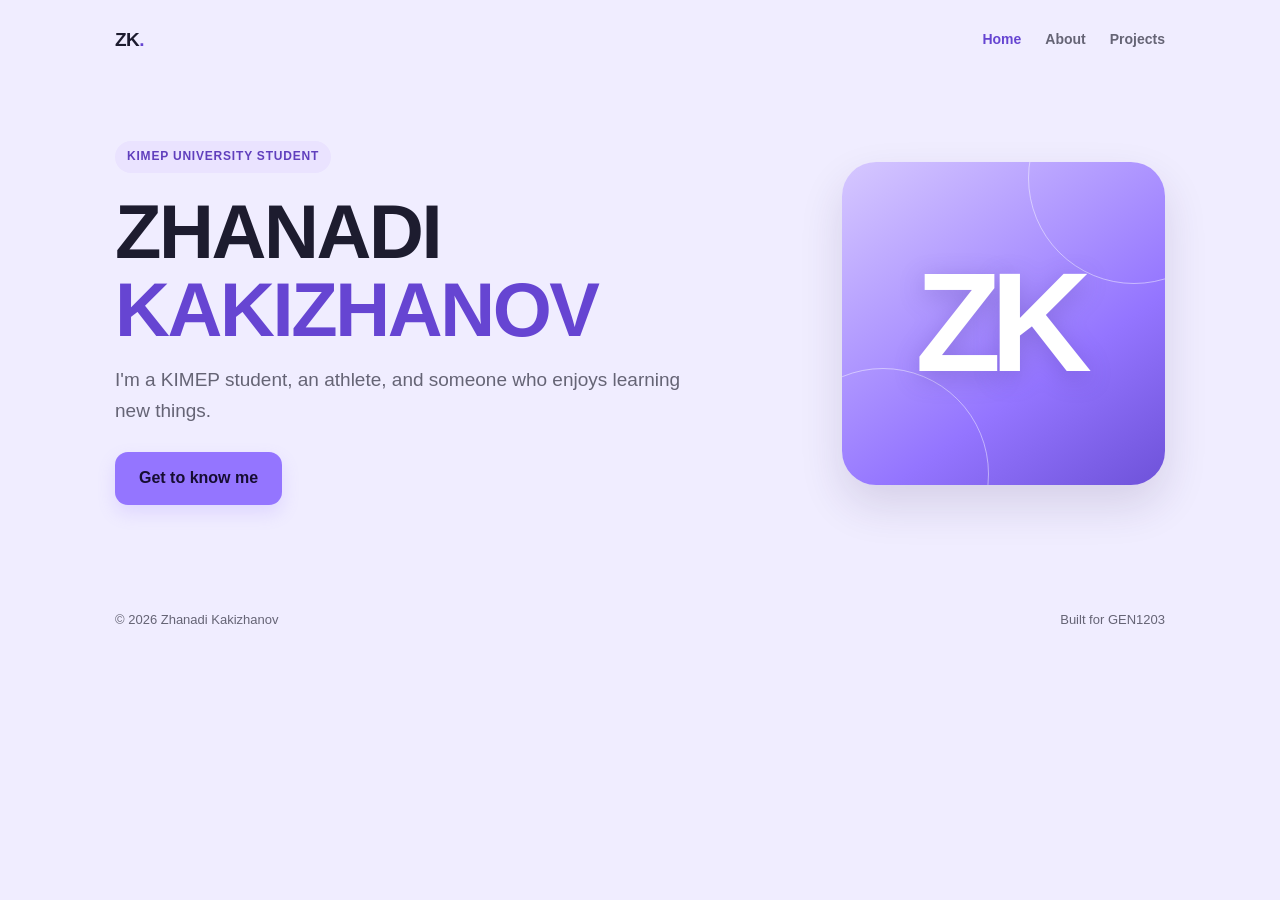
<file: index.html>
<!DOCTYPE html>
<html lang="en">
<head>
  <meta charset="UTF-8">
  <meta name="viewport" content="width=device-width, initial-scale=1.0">
  <meta name="description" content="A personal portfolio for Zhanadi Kakizhanov, KIMEP University student and clay target shooting athlete.">
  <title>Zhanadi Kakizhanov | Home</title>
  <link rel="stylesheet" href="style.css">
</head>
<body>
  <header class="wrap">
    <nav aria-label="Main navigation">
      <a class="logo" href="index.html">ZK<b>.</b></a>
      <div class="nav-links">
        <a href="index.html" aria-current="page">Home</a>
        <a href="about.html">About</a>
        <a href="projects.html">Projects</a>
      </div>
    </nav>
  </header>
  <main class="wrap" id="top">
    <div class="hero">
      <div>
        <span class="eyebrow">KIMEP University student</span>
        <!-- In Part 3, I changed my name from title case to CAPITAL LETTERS. -->
        <h1>ZHANADI <span>KAKIZHANOV</span></h1>
        <p class="lead">I'm a KIMEP student, an athlete, and someone who enjoys learning new things.</p>
        <a class="btn" href="about.html">Get to know me</a>
      </div>
      <div class="hero-art" role="img" aria-label="Decorative purple square with the initials ZK"><span class="monogram">ZK</span></div>
    </div>
  </main>
  <footer class="wrap"><span>© 2026 Zhanadi Kakizhanov</span><span>Built for GEN1203</span></footer>
</body>
</html>
</file>
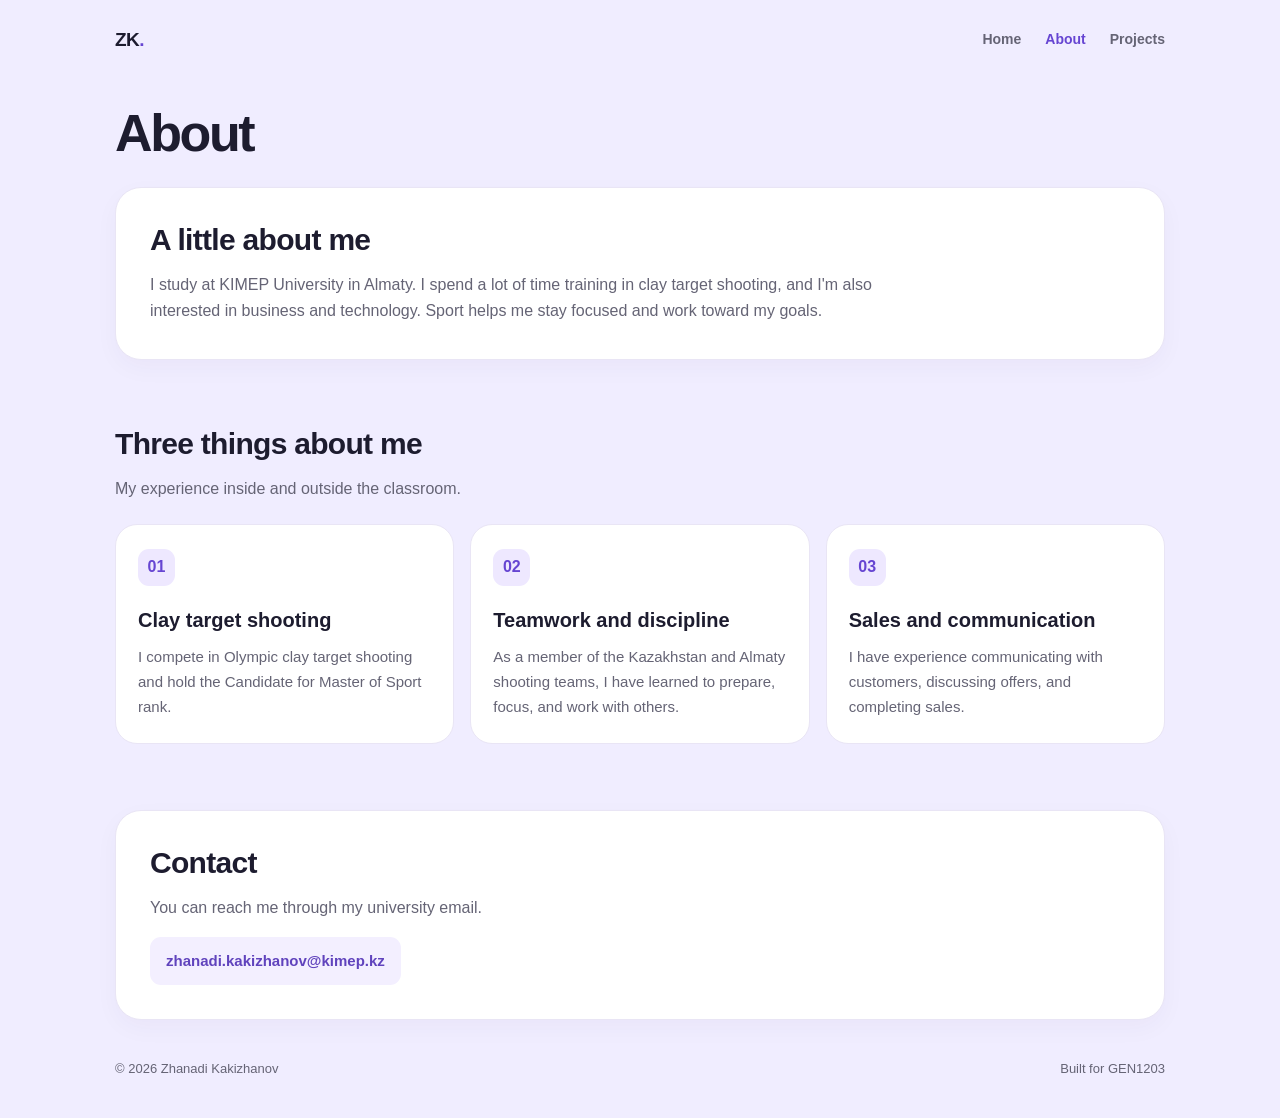
<file: about.html>
<!DOCTYPE html>
<html lang="en">
<head>
  <meta charset="UTF-8">
  <meta name="viewport" content="width=device-width, initial-scale=1.0">
  <meta name="description" content="A personal portfolio for Zhanadi Kakizhanov, KIMEP University student and clay target shooting athlete.">
  <title>Zhanadi Kakizhanov | About</title>
  <link rel="stylesheet" href="style.css">
</head>
<body>
  <header class="wrap">
    <nav aria-label="Main navigation">
      <a class="logo" href="index.html">ZK<b>.</b></a>
      <div class="nav-links">
        <a href="index.html">Home</a>
        <a href="about.html" aria-current="page">About</a>
        <a href="projects.html">Projects</a>
      </div>
    </nav>
  </header>
  <main class="wrap page" id="top">
    <h1 class="page-title">About</h1>
    <section class="panel about" id="about">
      <h2>A little about me</h2>
      <!-- I rewrote this paragraph in my own words for Part 3. -->
      <p>I study at KIMEP University in Almaty. I spend a lot of time training in clay target shooting, and I'm also interested in business and technology. Sport helps me stay focused and work toward my goals.</p>
    </section>
    <section id="skills">
      <div class="section-heading">
        <h2>Three things about me</h2>
        <p>My experience inside and outside the classroom.</p>
      </div>
      <div class="cards">
        <article class="card">
          <span class="number">01</span>
          <h3>Clay target shooting</h3>
          <p>I compete in Olympic clay target shooting and hold the Candidate for Master of Sport rank.</p>
        </article>
        <article class="card">
          <span class="number">02</span>
          <h3>Teamwork and discipline</h3>
          <p>As a member of the Kazakhstan and Almaty shooting teams, I have learned to prepare, focus, and work with others.</p>
        </article>
        <article class="card">
          <span class="number">03</span>
          <h3>Sales and communication</h3>
          <p>I have experience communicating with customers, discussing offers, and completing sales.</p>
        </article>
      </div>
    </section>
    <section class="panel contact" id="contact">
      <h2>Contact</h2>
      <p>You can reach me through my university email.</p>
      <a class="email" href="mailto:zhanadi.kakizhanov@kimep.kz">zhanadi.kakizhanov@kimep.kz</a>
    </section>
  </main>
  <footer class="wrap"><span>© 2026 Zhanadi Kakizhanov</span><span>Built for GEN1203</span></footer>
</body>
</html>
</file>
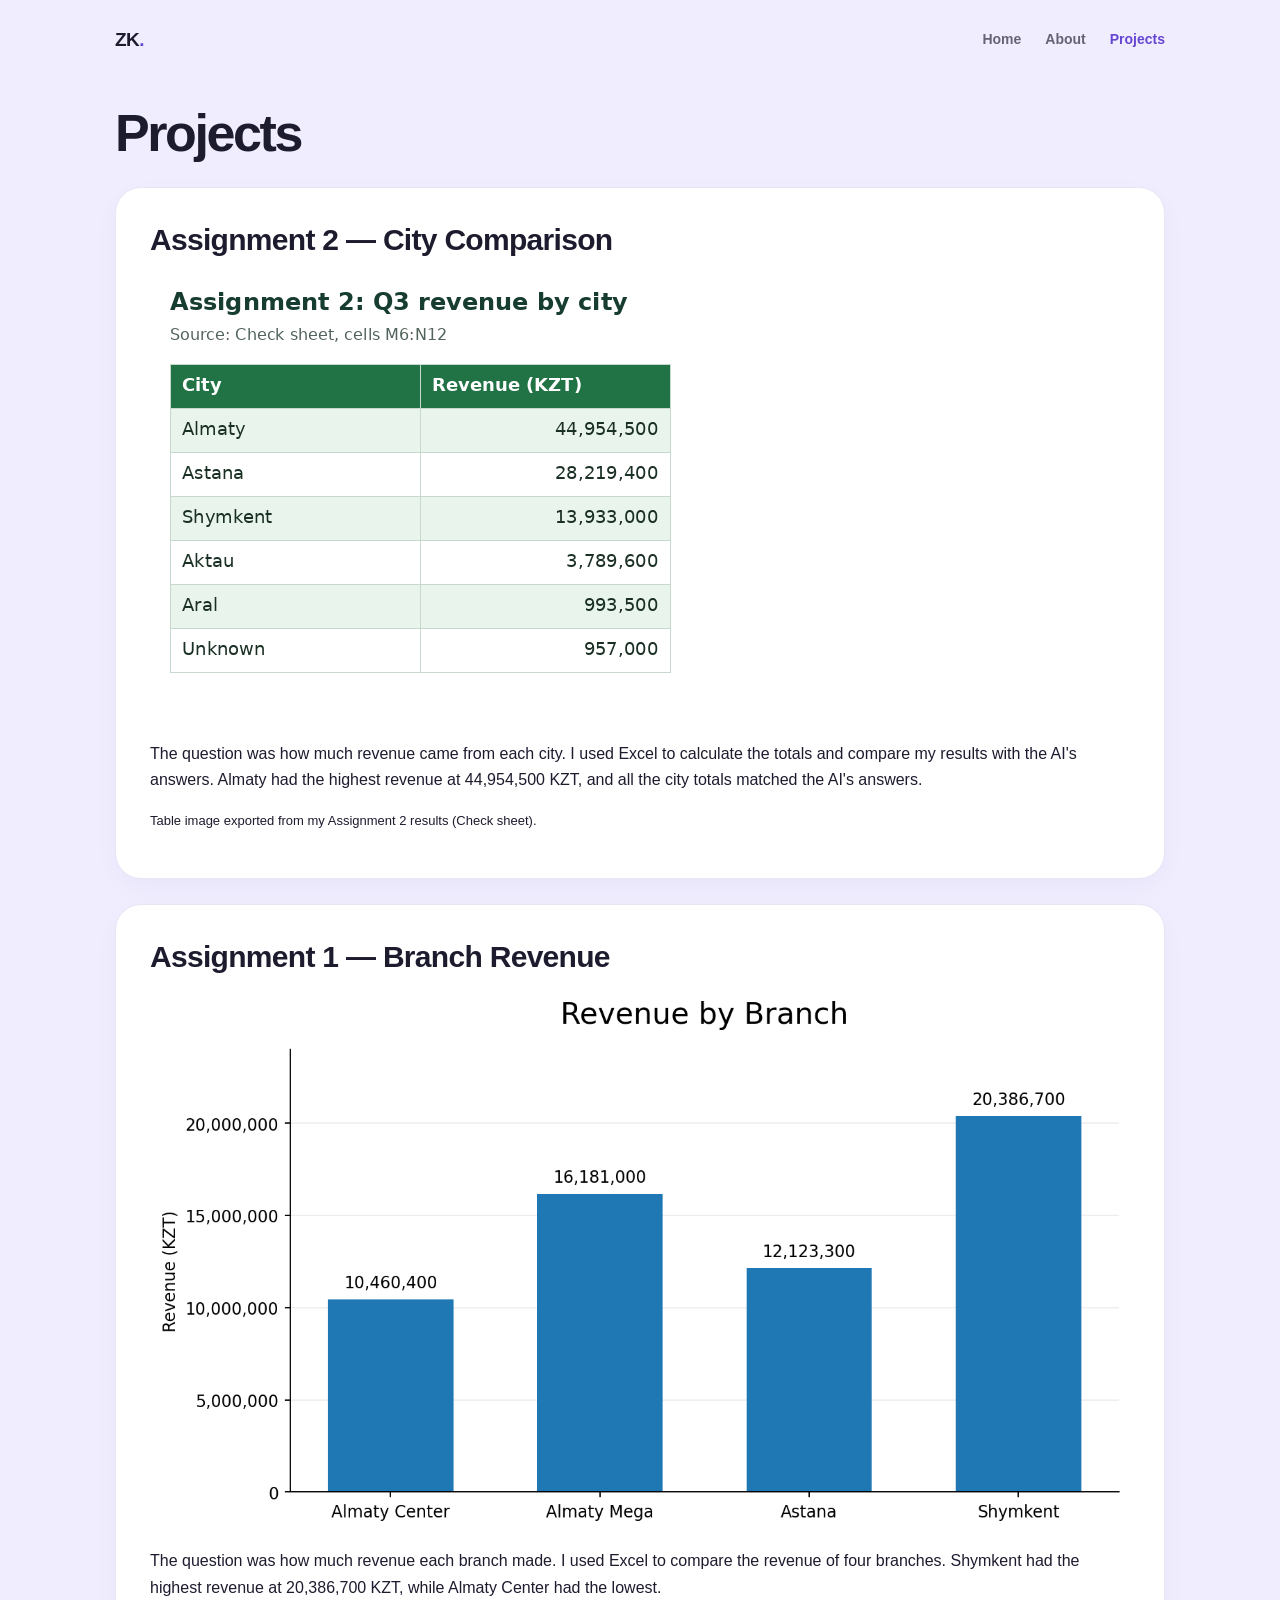
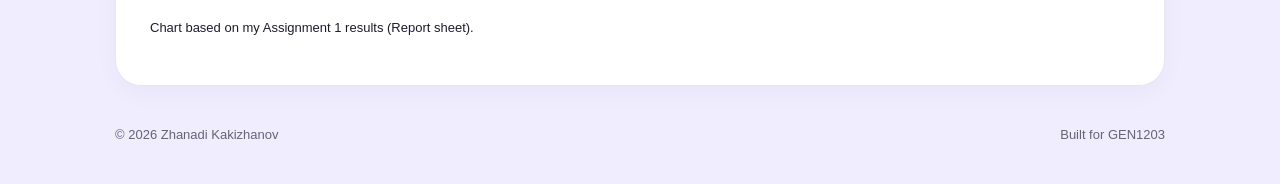
<file: projects.html>
<!DOCTYPE html>
<html lang="en">
<head>
  <meta charset="UTF-8">
  <meta name="viewport" content="width=device-width, initial-scale=1.0">
  <meta name="description" content="A personal portfolio for Zhanadi Kakizhanov, KIMEP University student and clay target shooting athlete.">
  <title>Zhanadi Kakizhanov | Projects</title>
  <link rel="stylesheet" href="style.css">
</head>
<body>
  <header class="wrap">
    <nav aria-label="Main navigation">
      <a class="logo" href="index.html">ZK<b>.</b></a>
      <div class="nav-links">
        <a href="index.html">Home</a>
        <a href="about.html">About</a>
        <a href="projects.html" aria-current="page">Projects</a>
      </div>
    </nav>
  </header>
  <main class="wrap page" id="top">
    <h1 class="page-title">Projects</h1>
    <section class="panel coursework">
      <h2>Assignment 2 — City Comparison</h2>
      <img src="chart1.png" alt="Excel table comparing Q3 revenue by city">
      <p>The question was how much revenue came from each city. I used Excel to calculate the totals and compare my results with the AI's answers. Almaty had the highest revenue at 44,954,500 KZT, and all the city totals matched the AI's answers.</p>
      <p class="note">Table image exported from my Assignment 2 results (Check sheet).</p>
    </section>
    <section class="panel coursework">
      <h2>Assignment 1 — Branch Revenue</h2>
      <img src="chart2.png" alt="Column chart comparing revenue across four branches">
      <p>The question was how much revenue each branch made. I used Excel to compare the revenue of four branches. Shymkent had the highest revenue at 20,386,700 KZT, while Almaty Center had the lowest.</p>
      <p class="note">Chart based on my Assignment 1 results (Report sheet).</p>
    </section>
  </main>
  <footer class="wrap"><span>© 2026 Zhanadi Kakizhanov</span><span>Built for GEN1203</span></footer>
</body>
</html>
</file>
<file: style.css>
:root {
  --background: #f0edff;
  --surface: #ffffff;
  --ink: #1d1c2f;
  --muted: #656475;
  --accent: #9475ff; /* Changed by me in Part 3 */
  --accent-dark: #6645d2;
  --line: #e9e5f5;
}
* { box-sizing: border-box; }
html { scroll-behavior: smooth; }
body { margin: 0; font: 16px/1.65 Arial, Helvetica, sans-serif; background: var(--background); color: var(--ink); }
a { color: inherit; }
.wrap { width: min(1050px, calc(100% - 40px)); margin: 0 auto; }
header { padding: 24px 0; }
nav { display: flex; align-items: center; justify-content: space-between; gap: 20px; }
.logo { text-decoration: none; font-size: 19px; font-weight: 800; letter-spacing: -.5px; }
.logo b { color: var(--accent-dark); }
.nav-links { display: flex; gap: 24px; font-size: 14px; font-weight: 700; }
.nav-links a { text-decoration: none; color: var(--muted); }
.nav-links a:hover { color: var(--accent-dark); }
.hero { display: grid; grid-template-columns: minmax(0,1.5fr) minmax(200px,.7fr); gap: 35px; align-items: center; padding: 62px 0 66px; }
.eyebrow { display: inline-block; padding: 6px 12px; background: #eae3ff; color: #603fbd; border-radius: 99px; font-size: 12px; letter-spacing: .8px; font-weight: 800; text-transform: uppercase; }
h1 { margin: 20px 0 14px; font-size: clamp(42px, 6.7vw, 76px); line-height: 1.03; letter-spacing: -2.4px; max-width: 740px; }
h1 span { color: var(--accent-dark); }
.lead { max-width: 590px; color: var(--muted); font-size: 19px; margin: 0 0 26px; }
.btn { display: inline-block; padding: 13px 24px; border-radius: 13px; background: var(--accent); color: #160d32; font-weight: 800; text-decoration: none; box-shadow: 0 8px 18px #9475ff30; }
.btn:hover { background: #a68dff; }
.hero-art { aspect-ratio: 1/1; border-radius: 34px; background: linear-gradient(145deg, #d6c8ff, #9475ff 65%, #6e52d9); display: grid; place-items: center; position: relative; overflow: hidden; box-shadow: 0 20px 44px #37265b24; }
.hero-art::before, .hero-art::after { content: ''; position: absolute; width: 210px; height: 210px; border: 1px solid #ffffff75; border-radius: 50%; }
.hero-art::before { top: -90px; right: -75px; }.hero-art::after { bottom: -95px; left: -65px; }
.monogram { font-size: clamp(78px, 11vw, 142px); font-weight: 900; letter-spacing: -11px; color: #fff; text-shadow: 0 6px 24px #563da456; z-index: 1; padding-right: 11px; }
section { scroll-margin-top: 25px; }
.panel { background: var(--surface); border: 1px solid var(--line); border-radius: 26px; padding: 34px; box-shadow: 0 8px 24px #30275509; }
h2 { font-size: 30px; line-height: 1.2; letter-spacing: -.7px; margin: 0 0 14px; }
.about p, .contact p { color: var(--muted); margin: 0; max-width: 780px; }
.section-heading { margin: 66px 0 22px; }
.section-heading p { margin: 8px 0 0; color: var(--muted); }
.cards { display: grid; grid-template-columns: repeat(3,minmax(0,1fr)); gap: 16px; }
.card { background: var(--surface); border: 1px solid var(--line); border-radius: 22px; padding: 24px 22px; min-height: 220px; }
.number { display: inline-flex; width: 37px; height: 37px; align-items: center; justify-content: center; border-radius: 11px; background: #eee8ff; color: #6645d2; font-weight: 900; }
h3 { font-size: 20px; margin: 18px 0 8px; }
.card p { color: var(--muted); font-size: 15px; margin: 0; }
.contact { margin-top: 66px; }
.email { margin-top: 15px; padding: 12px 16px; background: #f3efff; display: inline-block; border-radius: 11px; color: #6043bd; font-size: 15px; font-weight: 700; overflow-wrap: anywhere; text-decoration: none; }
.note { margin-top: 12px !important; font-size: 13px; }
footer { padding: 38px 0; margin-top: 24px; color: var(--muted); font-size: 13px; display: flex; justify-content: space-between; gap: 12px; }
@media (max-width: 700px) {
  .hero { grid-template-columns: 1fr; padding: 28px 0 45px; }
  .hero-art { width: 200px; height: 200px; justify-self: start; grid-row: 1; border-radius: 25px; }
  .monogram { font-size: 88px; }
  h1 { letter-spacing: -1.8px; }
  .nav-links { gap: 12px; font-size: 12px; }
  .cards { grid-template-columns: 1fr; }
  .card { min-height: 0; }
  .panel { padding: 24px; }
  .section-heading, .contact { margin-top: 42px; }
  footer { flex-direction: column; }
}

/* Shared styles for the three pages */
.page { padding-top: 28px; }
.page-title { font-size: clamp(34px, 5vw, 52px); margin: 0 0 26px; }
.nav-links a[aria-current="page"] { color: var(--accent-dark); }
.hero h1 { overflow-wrap: anywhere; }
img { max-width: 100%; height: auto; }
.coursework { margin-top: 25px; }
.coursework img { display: block; margin: 12px 0; border-radius: 10px; }
@media (max-width: 480px) {
  nav { flex-wrap: wrap; }
  .nav-links { flex-wrap: wrap; }
  .hero h1 { font-size: clamp(30px, 8.5vw, 42px); letter-spacing: -1px; }
  .hero-art { max-width: 100%; }
  .email { max-width: 100%; }
}
</file>
